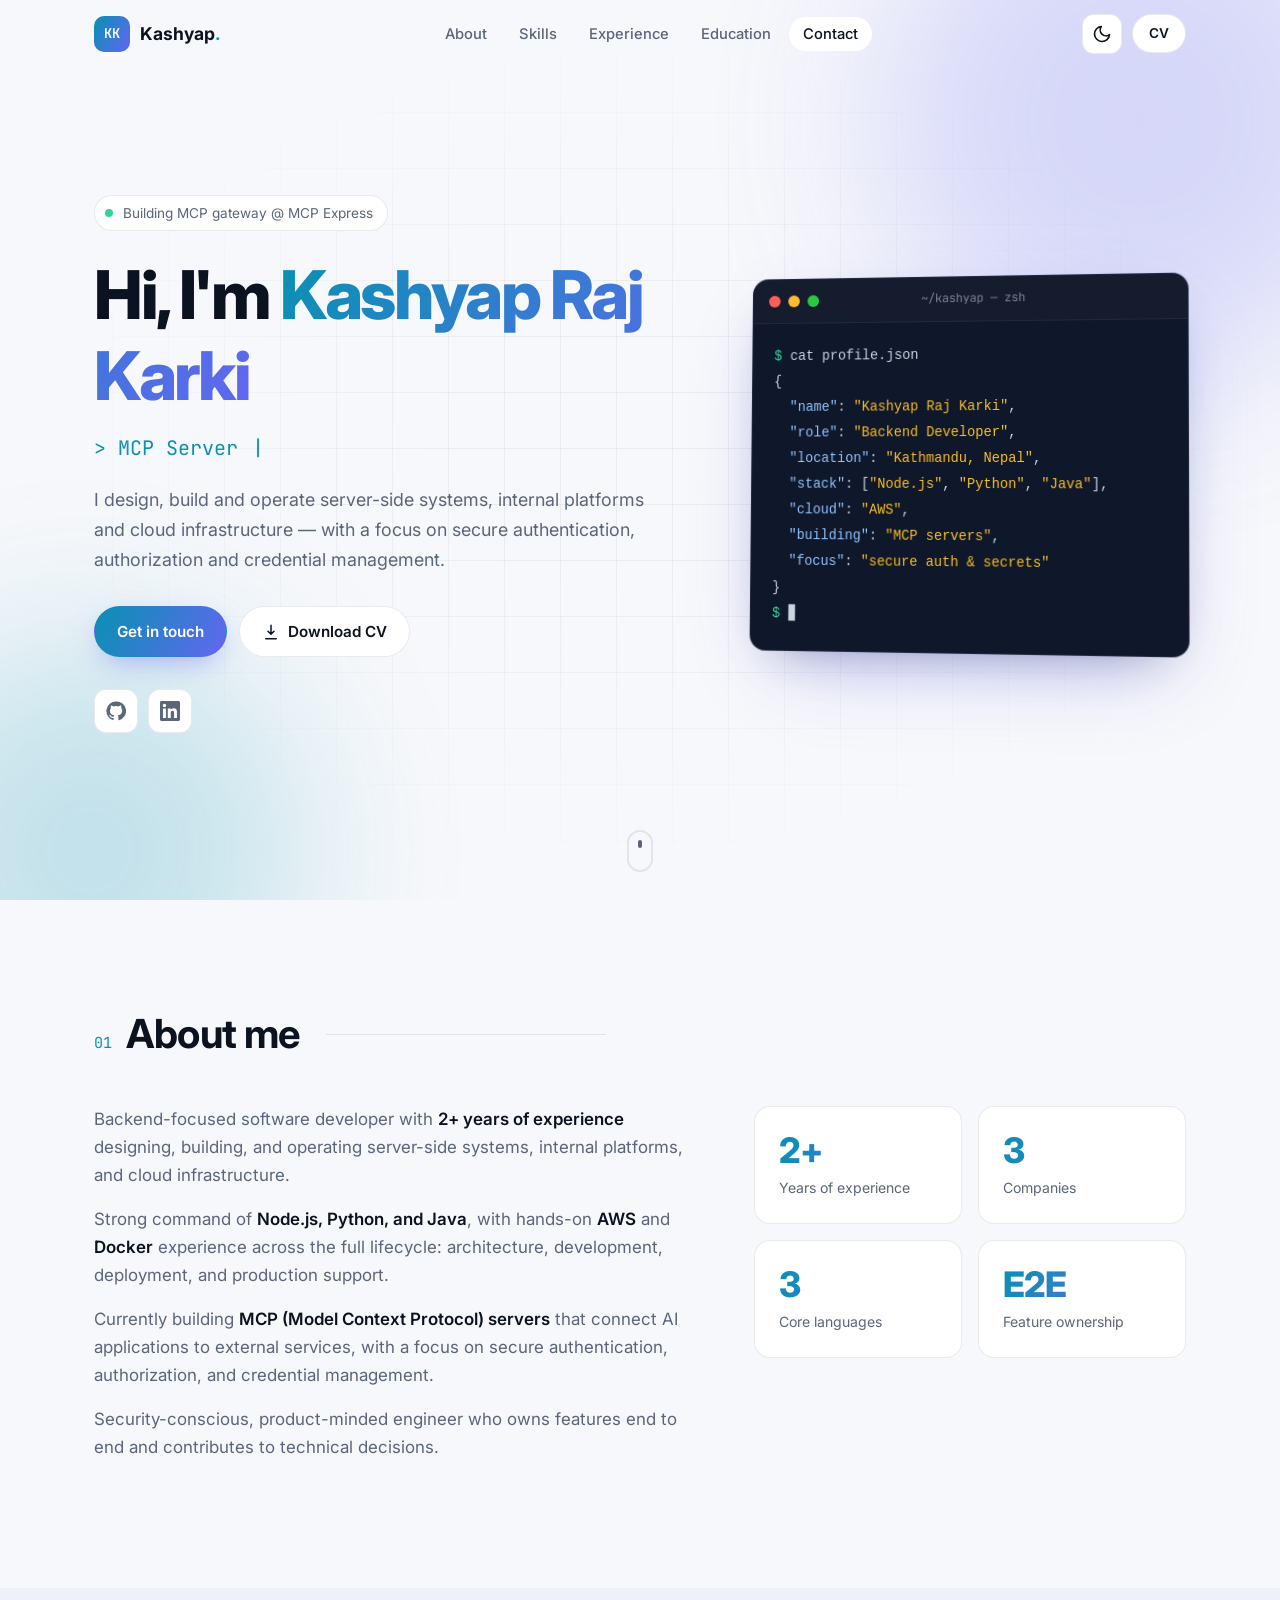
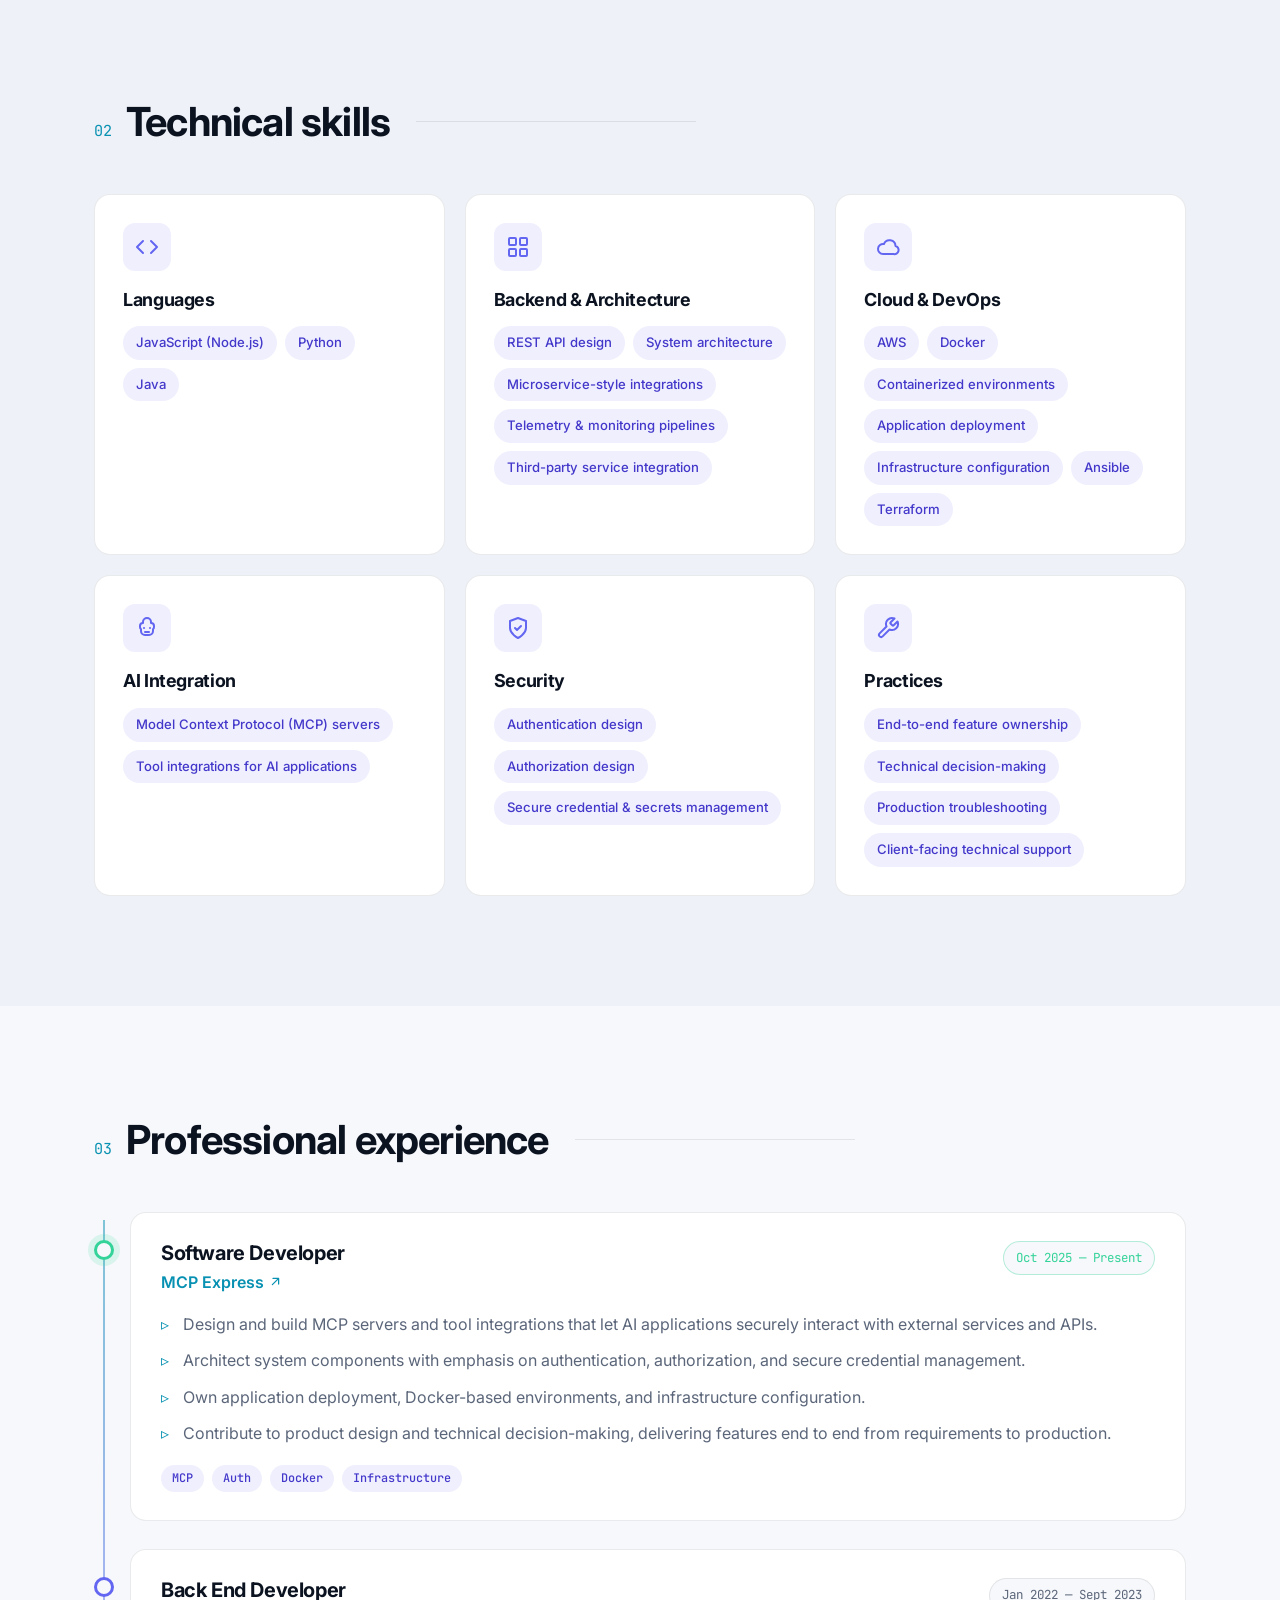
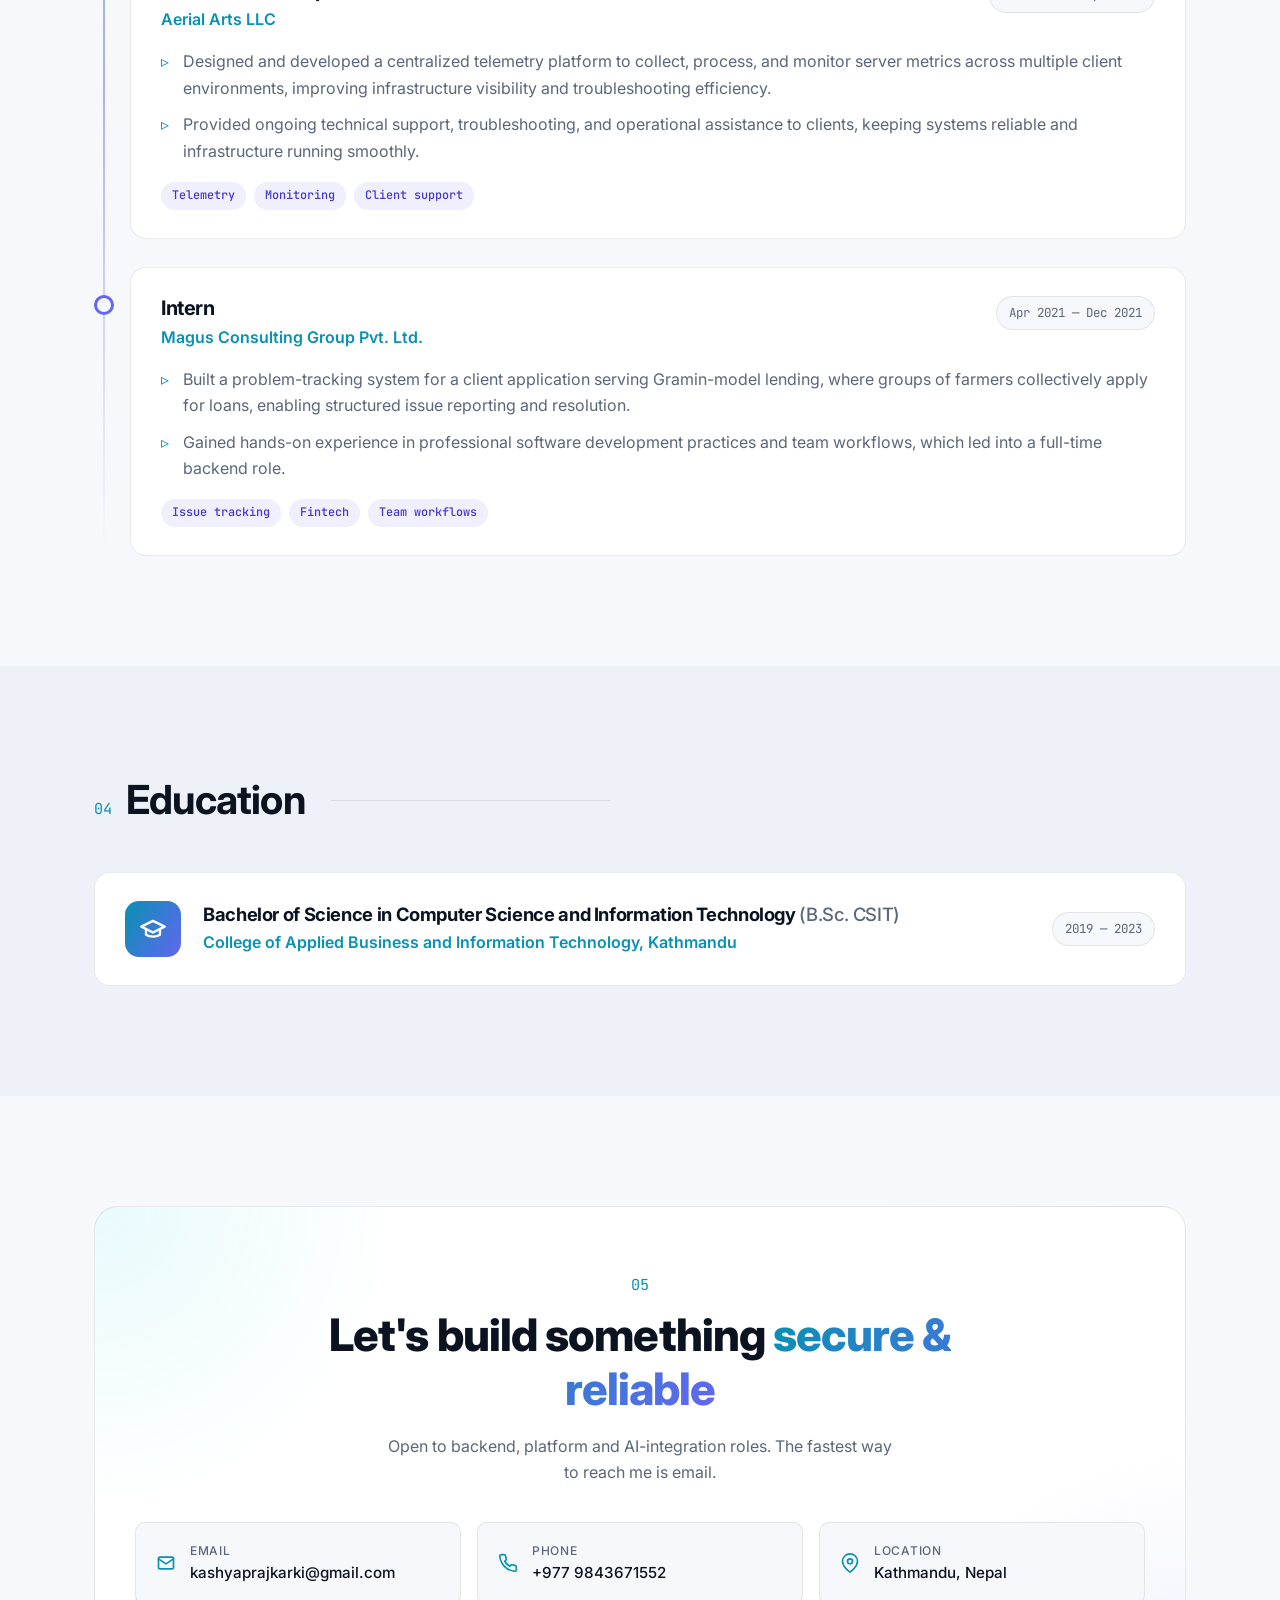
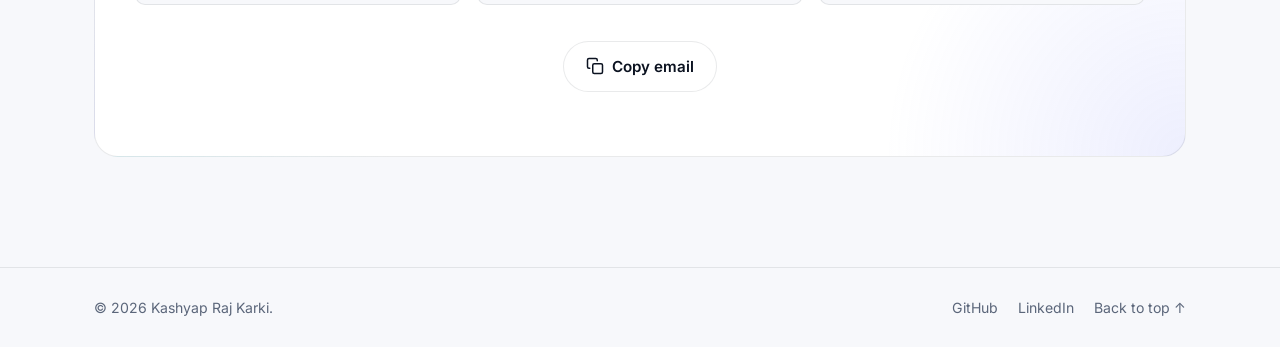
<file: index.html>
<!doctype html>
<html lang="en" data-theme="dark">
    <head>
        <meta charset="UTF-8" />
        <meta name="viewport" content="width=device-width, initial-scale=1.0" />
        <title>Kashyap Raj Karki — Backend Software Developer</title>
        <meta
            name="description"
            content="Kashyap Raj Karki — Backend software developer in Kathmandu, Nepal. Node.js, Python, Java, AWS, Docker, and MCP (Model Context Protocol) servers."
        />
        <meta name="author" content="Kashyap Raj Karki" />
        <meta
            property="og:title"
            content="Kashyap Raj Karki — Backend Software Developer"
        />
        <meta
            property="og:description"
            content="Backend-focused developer building MCP servers, secure APIs and cloud infrastructure."
        />
        <meta property="og:type" content="website" />
        <meta property="og:url" content="https://kashyaprajkarki.com.np/" />
        <meta name="theme-color" content="#0b0f17" />
        <link rel="icon" href="assets/favicon.svg" type="image/svg+xml" />
        <link rel="preconnect" href="https://fonts.googleapis.com" />
        <link rel="preconnect" href="https://fonts.gstatic.com" crossorigin />
        <link
            href="https://fonts.googleapis.com/css2?family=Inter:wght@400;500;600;700;800&family=JetBrains+Mono:wght@400;500&display=swap"
            rel="stylesheet"
        />
        <link rel="stylesheet" href="assets/css/style.css" />
        <script>
            // Apply saved theme before paint to avoid a flash
            (function () {
                try {
                    var t = localStorage.getItem("theme");
                    if (!t)
                        t = window.matchMedia("(prefers-color-scheme: light)")
                            .matches
                            ? "light"
                            : "dark";
                    document.documentElement.setAttribute("data-theme", t);
                } catch (e) {}
            })();
        </script>
    </head>
    <body>
        <a class="skip-link" href="#main">Skip to content</a>

        <!-- ========== Header / Nav ========== -->
        <header class="site-header" id="top">
            <nav class="nav container" aria-label="Primary">
                <a href="#top" class="logo" aria-label="Home">
                    <span class="logo-mark">KK</span>
                    <span class="logo-text"
                        >Kashyap<span class="accent">.</span></span
                    >
                </a>

                <ul class="nav-links" id="nav-links">
                    <li><a href="#about">About</a></li>
                    <li><a href="#skills">Skills</a></li>
                    <li><a href="#experience">Experience</a></li>
                    <li><a href="#education">Education</a></li>
                    <li><a href="#contact">Contact</a></li>
                    <li class="nav-cta-mobile">
                        <a
                            href="assets/Kashyap_Raj_Karki_CV.pdf"
                            class="btn btn-primary"
                            download
                            >Download CV</a
                        >
                    </li>
                </ul>

                <div class="nav-actions">
                    <button
                        class="icon-btn"
                        id="theme-toggle"
                        aria-label="Toggle colour theme"
                    >
                        <svg
                            class="icon-sun"
                            viewBox="0 0 24 24"
                            aria-hidden="true"
                        >
                            <circle cx="12" cy="12" r="4" />
                            <path
                                d="M12 2v2M12 20v2M4.93 4.93l1.41 1.41M17.66 17.66l1.41 1.41M2 12h2M20 12h2M4.93 19.07l1.41-1.41M17.66 6.34l1.41-1.41"
                            />
                        </svg>
                        <svg
                            class="icon-moon"
                            viewBox="0 0 24 24"
                            aria-hidden="true"
                        >
                            <path
                                d="M21 12.79A9 9 0 1 1 11.21 3 7 7 0 0 0 21 12.79z"
                            />
                        </svg>
                    </button>
                    <a
                        href="assets/Kashyap_Raj_Karki_CV.pdf"
                        class="btn btn-outline btn-sm nav-cv"
                        download
                        >CV</a
                    >
                    <button
                        class="icon-btn menu-toggle"
                        id="menu-toggle"
                        aria-label="Open menu"
                        aria-expanded="false"
                        aria-controls="nav-links"
                    >
                        <span></span><span></span><span></span>
                    </button>
                </div>
            </nav>
        </header>

        <main id="main">
            <!-- ========== Hero ========== -->
            <section class="hero">
                <div class="hero-bg" aria-hidden="true">
                    <div class="blob blob-1"></div>
                    <div class="blob blob-2"></div>
                    <div class="grid-overlay"></div>
                </div>

                <div class="container hero-inner">
                    <div class="hero-copy">
                        <p class="eyebrow reveal">
                            <span class="status-dot"></span> Building MCP
                            gateway @ MCP Express
                        </p>
                        <h1 class="hero-title reveal">
                            Hi, I'm
                            <span class="gradient-text">Kashyap Raj Karki</span>
                        </h1>
                        <p class="hero-role reveal">
                            <span class="mono">&gt;</span>
                            <span id="typed">Backend Software Developer</span
                            ><span class="caret" aria-hidden="true">|</span>
                        </p>
                        <p class="hero-sub reveal">
                            I design, build and operate server-side systems,
                            internal platforms and cloud infrastructure — with a
                            focus on secure authentication, authorization and
                            credential management.
                        </p>
                        <div class="hero-ctas reveal">
                            <a href="#contact" class="btn btn-primary"
                                >Get in touch</a
                            >
                            <a
                                href="assets/Kashyap_Raj_Karki_CV.pdf"
                                class="btn btn-outline"
                                download
                            >
                                <svg viewBox="0 0 24 24" aria-hidden="true">
                                    <path
                                        d="M12 3v12m0 0-4-4m4 4 4-4M5 21h14"
                                    />
                                </svg>
                                Download CV
                            </a>
                        </div>
                        <ul
                            class="hero-social reveal"
                            aria-label="Social links"
                        >
                            <li>
                                <a
                                    href="https://github.com/ksyp0"
                                    target="_blank"
                                    rel="noopener"
                                    aria-label="GitHub"
                                >
                                    <svg
                                        viewBox="0 0 24 24"
                                        aria-hidden="true"
                                        class="fill"
                                    >
                                        <path
                                            d="M12 .5a11.5 11.5 0 0 0-3.64 22.41c.58.1.79-.25.79-.56v-2c-3.2.7-3.88-1.37-3.88-1.37-.52-1.33-1.28-1.69-1.28-1.69-1.05-.72.08-.7.08-.7 1.16.08 1.77 1.19 1.77 1.19 1.03 1.77 2.7 1.26 3.36.96.1-.75.4-1.26.73-1.55-2.55-.29-5.24-1.28-5.24-5.69 0-1.26.45-2.29 1.19-3.1-.12-.29-.52-1.46.11-3.05 0 0 .97-.31 3.17 1.18a11 11 0 0 1 5.77 0c2.2-1.49 3.17-1.18 3.17-1.18.63 1.59.23 2.76.11 3.05.74.81 1.19 1.84 1.19 3.1 0 4.42-2.7 5.39-5.26 5.68.41.36.78 1.06.78 2.14v3.17c0 .31.21.67.8.56A11.5 11.5 0 0 0 12 .5z"
                                        />
                                    </svg>
                                </a>
                            </li>
                            <li>
                                <a
                                    href="https://www.linkedin.com/in/kashyapkarki/"
                                    target="_blank"
                                    rel="noopener"
                                    aria-label="LinkedIn"
                                >
                                    <svg
                                        viewBox="0 0 24 24"
                                        aria-hidden="true"
                                        class="fill"
                                    >
                                        <path
                                            d="M20.45 20.45h-3.56v-5.57c0-1.33-.02-3.04-1.85-3.04-1.85 0-2.14 1.45-2.14 2.94v5.67H9.35V9h3.41v1.56h.05c.48-.9 1.64-1.85 3.37-1.85 3.6 0 4.27 2.37 4.27 5.46v6.28zM5.34 7.43a2.06 2.06 0 1 1 0-4.13 2.06 2.06 0 0 1 0 4.13zM7.12 20.45H3.56V9h3.56v11.45zM22.22 0H1.77C.79 0 0 .77 0 1.73v20.54C0 23.23.79 24 1.77 24h20.45c.98 0 1.78-.77 1.78-1.73V1.73C24 .77 23.2 0 22.22 0z"
                                        />
                                    </svg>
                                </a>
                            </li>
                        </ul>
                    </div>

                    <!-- Terminal card -->
                    <div class="hero-visual reveal" aria-hidden="true">
                        <div class="terminal">
                            <div class="terminal-bar">
                                <span class="dot red"></span
                                ><span class="dot yellow"></span
                                ><span class="dot green"></span>
                                <span class="terminal-title"
                                    >~/kashyap — zsh</span
                                >
                            </div>
                            <pre
                                class="terminal-body"
                            ><code><span class="t-prompt">$</span> cat profile.json
{
  <span class="t-key">"name"</span>: <span class="t-str">"Kashyap Raj Karki"</span>,
  <span class="t-key">"role"</span>: <span class="t-str">"Backend Developer"</span>,
  <span class="t-key">"location"</span>: <span class="t-str">"Kathmandu, Nepal"</span>,
  <span class="t-key">"stack"</span>: [<span class="t-str">"Node.js"</span>, <span class="t-str">"Python"</span>, <span class="t-str">"Java"</span>],
  <span class="t-key">"cloud"</span>: <span class="t-str">"AWS"</span>,
  <span class="t-key">"building"</span>: <span class="t-str">"MCP servers"</span>,
  <span class="t-key">"focus"</span>: <span class="t-str">"secure auth &amp; secrets"</span>
}
<span class="t-prompt">$</span> <span class="t-cursor">▋</span></code></pre>
                        </div>
                    </div>
                </div>

                <a
                    href="#about"
                    class="scroll-hint"
                    aria-label="Scroll to About"
                >
                    <span></span>
                </a>
            </section>

            <!-- ========== About ========== -->
            <section class="section" id="about">
                <div class="container">
                    <div class="section-head reveal">
                        <span class="section-num">01</span>
                        <h2>About me</h2>
                    </div>

                    <div class="about-grid">
                        <div class="about-text reveal">
                            <p>
                                Backend-focused software developer with
                                <strong>2+ years of experience</strong>
                                designing, building, and operating server-side
                                systems, internal platforms, and cloud
                                infrastructure.
                            </p>
                            <p>
                                Strong command of
                                <strong>Node.js, Python, and Java</strong>, with
                                hands-on <strong>AWS</strong> and
                                <strong>Docker</strong> experience across the
                                full lifecycle: architecture, development,
                                deployment, and production support.
                            </p>
                            <p>
                                Currently building
                                <strong
                                    >MCP (Model Context Protocol)
                                    servers</strong
                                >
                                that connect AI applications to external
                                services, with a focus on secure authentication,
                                authorization, and credential management.
                            </p>
                            <p>
                                Security-conscious, product-minded engineer who
                                owns features end to end and contributes to
                                technical decisions.
                            </p>
                        </div>

                        <div class="stats reveal">
                            <div class="stat">
                                <span
                                    class="stat-num"
                                    data-count="2"
                                    data-suffix="+"
                                    >2+</span
                                >
                                <span class="stat-label"
                                    >Years of experience</span
                                >
                            </div>
                            <div class="stat">
                                <span class="stat-num" data-count="3">3</span>
                                <span class="stat-label">Companies</span>
                            </div>
                            <div class="stat">
                                <span class="stat-num" data-count="3">3</span>
                                <span class="stat-label">Core languages</span>
                            </div>
                            <div class="stat">
                                <span class="stat-num">E2E</span>
                                <span class="stat-label"
                                    >Feature ownership</span
                                >
                            </div>
                        </div>
                    </div>
                </div>
            </section>

            <!-- ========== Skills ========== -->
            <section class="section section-alt" id="skills">
                <div class="container">
                    <div class="section-head reveal">
                        <span class="section-num">02</span>
                        <h2>Technical skills</h2>
                    </div>

                    <div class="skills-grid">
                        <article class="skill-card reveal">
                            <div class="skill-icon">
                                <svg viewBox="0 0 24 24" aria-hidden="true">
                                    <path d="m16 18 6-6-6-6M8 6l-6 6 6 6" />
                                </svg>
                            </div>
                            <h3>Languages</h3>
                            <ul class="tags">
                                <li>JavaScript (Node.js)</li>
                                <li>Python</li>
                                <li>Java</li>
                            </ul>
                        </article>

                        <article class="skill-card reveal">
                            <div class="skill-icon">
                                <svg viewBox="0 0 24 24" aria-hidden="true">
                                    <rect
                                        x="3"
                                        y="3"
                                        width="7"
                                        height="7"
                                        rx="1"
                                    />
                                    <rect
                                        x="14"
                                        y="3"
                                        width="7"
                                        height="7"
                                        rx="1"
                                    />
                                    <rect
                                        x="3"
                                        y="14"
                                        width="7"
                                        height="7"
                                        rx="1"
                                    />
                                    <rect
                                        x="14"
                                        y="14"
                                        width="7"
                                        height="7"
                                        rx="1"
                                    />
                                </svg>
                            </div>
                            <h3>Backend &amp; Architecture</h3>
                            <ul class="tags">
                                <li>REST API design</li>
                                <li>System architecture</li>
                                <li>Microservice-style integrations</li>
                                <li>Telemetry &amp; monitoring pipelines</li>
                                <li>Third-party service integration</li>
                            </ul>
                        </article>

                        <article class="skill-card reveal">
                            <div class="skill-icon">
                                <svg viewBox="0 0 24 24" aria-hidden="true">
                                    <path
                                        d="M17.5 19H7a5 5 0 1 1 .9-9.92A6 6 0 0 1 19.5 11a4 4 0 0 1-2 8z"
                                    />
                                </svg>
                            </div>
                            <h3>Cloud &amp; DevOps</h3>
                            <ul class="tags">
                                <li>AWS</li>
                                <li>Docker</li>
                                <li>Containerized environments</li>
                                <li>Application deployment</li>
                                <li>Infrastructure configuration</li>
                                <li>Ansible</li>
                                <li>Terraform</li>
                            </ul>
                        </article>

                        <article class="skill-card reveal">
                            <div class="skill-icon">
                                <svg viewBox="0 0 24 24" aria-hidden="true">
                                    <path
                                        d="M12 2a4 4 0 0 1 4 4v1a3 3 0 0 1 3 3v1a3 3 0 0 1-1 2.24V15a4 4 0 0 1-4 4h-4a4 4 0 0 1-4-4v-1.76A3 3 0 0 1 5 11v-1a3 3 0 0 1 3-3V6a4 4 0 0 1 4-4z"
                                    />
                                    <path d="M9 12h.01M15 12h.01M10 16h4" />
                                </svg>
                            </div>
                            <h3>AI Integration</h3>
                            <ul class="tags">
                                <li>Model Context Protocol (MCP) servers</li>
                                <li>Tool integrations for AI applications</li>
                            </ul>
                        </article>

                        <article class="skill-card reveal">
                            <div class="skill-icon">
                                <svg viewBox="0 0 24 24" aria-hidden="true">
                                    <path
                                        d="M12 22s8-4 8-10V5l-8-3-8 3v7c0 6 8 10 8 10z"
                                    />
                                    <path d="m9 12 2 2 4-4" />
                                </svg>
                            </div>
                            <h3>Security</h3>
                            <ul class="tags">
                                <li>Authentication design</li>
                                <li>Authorization design</li>
                                <li>
                                    Secure credential &amp; secrets management
                                </li>
                            </ul>
                        </article>

                        <article class="skill-card reveal">
                            <div class="skill-icon">
                                <svg viewBox="0 0 24 24" aria-hidden="true">
                                    <path
                                        d="M14.7 6.3a1 1 0 0 0 0 1.4l1.6 1.6a1 1 0 0 0 1.4 0l3.77-3.77a6 6 0 0 1-7.94 7.94l-6.91 6.91a2.12 2.12 0 0 1-3-3l6.91-6.91a6 6 0 0 1 7.94-7.94l-3.76 3.76z"
                                    />
                                </svg>
                            </div>
                            <h3>Practices</h3>
                            <ul class="tags">
                                <li>End-to-end feature ownership</li>
                                <li>Technical decision-making</li>
                                <li>Production troubleshooting</li>
                                <li>Client-facing technical support</li>
                            </ul>
                        </article>
                    </div>
                </div>
            </section>

            <!-- ========== Experience ========== -->
            <section class="section" id="experience">
                <div class="container">
                    <div class="section-head reveal">
                        <span class="section-num">03</span>
                        <h2>Professional experience</h2>
                    </div>

                    <ol class="timeline">
                        <li class="timeline-item reveal">
                            <div class="timeline-marker current"></div>
                            <div class="timeline-card">
                                <div class="timeline-top">
                                    <div>
                                        <h3>Software Developer</h3>
                                        <p class="company">
                                            <a
                                                href="https://www.mcp-express.com/"
                                                target="_blank"
                                                rel="noopener"
                                                >MCP Express
                                                <svg
                                                    viewBox="0 0 24 24"
                                                    aria-hidden="true"
                                                    class="ext"
                                                >
                                                    <path
                                                        d="M7 17 17 7M8 7h9v9"
                                                    />
                                                </svg>
                                            </a>
                                        </p>
                                    </div>
                                    <span class="date-pill current-pill"
                                        >Oct 2025 — Present</span
                                    >
                                </div>
                                <ul class="bullets">
                                    <li>
                                        Design and build MCP servers and tool
                                        integrations that let AI applications
                                        securely interact with external services
                                        and APIs.
                                    </li>
                                    <li>
                                        Architect system components with
                                        emphasis on authentication,
                                        authorization, and secure credential
                                        management.
                                    </li>
                                    <li>
                                        Own application deployment, Docker-based
                                        environments, and infrastructure
                                        configuration.
                                    </li>
                                    <li>
                                        Contribute to product design and
                                        technical decision-making, delivering
                                        features end to end from requirements to
                                        production.
                                    </li>
                                </ul>
                                <ul class="tags tags-sm">
                                    <li>MCP</li>
                                    <li>Auth</li>
                                    <li>Docker</li>
                                    <li>Infrastructure</li>
                                </ul>
                            </div>
                        </li>

                        <li class="timeline-item reveal">
                            <div class="timeline-marker"></div>
                            <div class="timeline-card">
                                <div class="timeline-top">
                                    <div>
                                        <h3>Back End Developer</h3>
                                        <p class="company">Aerial Arts LLC</p>
                                    </div>
                                    <span class="date-pill"
                                        >Jan 2022 — Sept 2023</span
                                    >
                                </div>
                                <ul class="bullets">
                                    <li>
                                        Designed and developed a centralized
                                        telemetry platform to collect, process,
                                        and monitor server metrics across
                                        multiple client environments, improving
                                        infrastructure visibility and
                                        troubleshooting efficiency.
                                    </li>
                                    <li>
                                        Provided ongoing technical support,
                                        troubleshooting, and operational
                                        assistance to clients, keeping systems
                                        reliable and infrastructure running
                                        smoothly.
                                    </li>
                                </ul>
                                <ul class="tags tags-sm">
                                    <li>Telemetry</li>
                                    <li>Monitoring</li>
                                    <li>Client support</li>
                                </ul>
                            </div>
                        </li>

                        <li class="timeline-item reveal">
                            <div class="timeline-marker"></div>
                            <div class="timeline-card">
                                <div class="timeline-top">
                                    <div>
                                        <h3>Intern</h3>
                                        <p class="company">
                                            Magus Consulting Group Pvt. Ltd.
                                        </p>
                                    </div>
                                    <span class="date-pill"
                                        >Apr 2021 — Dec 2021</span
                                    >
                                </div>
                                <ul class="bullets">
                                    <li>
                                        Built a problem-tracking system for a
                                        client application serving Gramin-model
                                        lending, where groups of farmers
                                        collectively apply for loans, enabling
                                        structured issue reporting and
                                        resolution.
                                    </li>
                                    <li>
                                        Gained hands-on experience in
                                        professional software development
                                        practices and team workflows, which led
                                        into a full-time backend role.
                                    </li>
                                </ul>
                                <ul class="tags tags-sm">
                                    <li>Issue tracking</li>
                                    <li>Fintech</li>
                                    <li>Team workflows</li>
                                </ul>
                            </div>
                        </li>
                    </ol>
                </div>
            </section>

            <!-- ========== Education ========== -->
            <section class="section section-alt" id="education">
                <div class="container">
                    <div class="section-head reveal">
                        <span class="section-num">04</span>
                        <h2>Education</h2>
                    </div>

                    <article class="edu-card reveal">
                        <div class="edu-icon">
                            <svg viewBox="0 0 24 24" aria-hidden="true">
                                <path d="M22 10 12 5 2 10l10 5 10-5z" />
                                <path d="M6 12v5c3 2 9 2 12 0v-5" />
                            </svg>
                        </div>
                        <div class="edu-body">
                            <h3>
                                Bachelor of Science in Computer Science and
                                Information Technology
                                <span class="muted">(B.Sc. CSIT)</span>
                            </h3>
                            <p class="company">
                                College of Applied Business and Information
                                Technology, Kathmandu
                            </p>
                        </div>
                        <span class="date-pill">2019 — 2023</span>
                    </article>
                </div>
            </section>

            <!-- ========== Contact ========== -->
            <section class="section" id="contact">
                <div class="container">
                    <div class="contact-card reveal">
                        <span class="section-num">05</span>
                        <h2>
                            Let's build something
                            <span class="gradient-text"
                                >secure &amp; reliable</span
                            >
                        </h2>
                        <p class="contact-sub">
                            Open to backend, platform and AI-integration roles.
                            The fastest way to reach me is email.
                        </p>

                        <div class="contact-grid">
                            <a
                                class="contact-item"
                                href="mailto:kashyaprajkarki@gmail.com"
                            >
                                <svg viewBox="0 0 24 24" aria-hidden="true">
                                    <rect
                                        x="3"
                                        y="5"
                                        width="18"
                                        height="14"
                                        rx="2"
                                    />
                                    <path d="m3 7 9 6 9-6" />
                                </svg>
                                <span>
                                    <small>Email</small>
                                    kashyaprajkarki@gmail.com
                                </span>
                            </a>
                            <a class="contact-item" href="tel:+9779843671552">
                                <svg viewBox="0 0 24 24" aria-hidden="true">
                                    <path
                                        d="M22 16.92v3a2 2 0 0 1-2.18 2 19.8 19.8 0 0 1-8.63-3.07 19.5 19.5 0 0 1-6-6A19.8 19.8 0 0 1 2.12 4.18 2 2 0 0 1 4.11 2h3a2 2 0 0 1 2 1.72c.13.96.36 1.9.7 2.81a2 2 0 0 1-.45 2.11L8.09 9.91a16 16 0 0 0 6 6l1.27-1.27a2 2 0 0 1 2.11-.45c.91.34 1.85.57 2.81.7A2 2 0 0 1 22 16.92z"
                                    />
                                </svg>
                                <span>
                                    <small>Phone</small>
                                    +977 9843671552
                                </span>
                            </a>
                            <div class="contact-item">
                                <svg viewBox="0 0 24 24" aria-hidden="true">
                                    <path
                                        d="M21 10c0 7-9 13-9 13s-9-6-9-13a9 9 0 0 1 18 0z"
                                    />
                                    <circle cx="12" cy="10" r="3" />
                                </svg>
                                <span>
                                    <small>Location</small>
                                    Kathmandu, Nepal
                                </span>
                            </div>
                        </div>

                        <div class="hero-ctas center">
                            <button
                                class="btn btn-outline"
                                id="copy-email"
                                type="button"
                                data-email="kashyaprajkarki@gmail.com"
                            >
                                <svg viewBox="0 0 24 24" aria-hidden="true">
                                    <rect
                                        x="9"
                                        y="9"
                                        width="13"
                                        height="13"
                                        rx="2"
                                    />
                                    <path
                                        d="M5 15H4a2 2 0 0 1-2-2V4a2 2 0 0 1 2-2h9a2 2 0 0 1 2 2v1"
                                    />
                                </svg>
                                <span>Copy email</span>
                            </button>
                        </div>
                    </div>
                </div>
            </section>
        </main>

        <footer class="site-footer">
            <div class="container footer-inner">
                <p>© <span id="year">2026</span> Kashyap Raj Karki.</p>
                <ul class="footer-links">
                    <li>
                        <a
                            href="https://github.com/ksyp0"
                            target="_blank"
                            rel="noopener"
                            >GitHub</a
                        >
                    </li>
                    <li>
                        <a
                            href="https://www.linkedin.com/in/kashyapkarki/"
                            target="_blank"
                            rel="noopener"
                            >LinkedIn</a
                        >
                    </li>
                    <li><a href="#top">Back to top ↑</a></li>
                </ul>
            </div>
        </footer>

        <div class="toast" id="toast" role="status" aria-live="polite"></div>

        <script src="assets/js/main.js" defer></script>
    </body>
</html>
</file>
<file: assets/css/style.css>
/* =========================================================
   Kashyap Raj Karki — Portfolio
   ========================================================= */

:root {
  --font-sans: "Inter", system-ui, -apple-system, "Segoe UI", Roboto, sans-serif;
  --font-mono: "JetBrains Mono", ui-monospace, SFMono-Regular, Menlo, monospace;

  --radius: 16px;
  --radius-sm: 10px;
  --maxw: 1140px;
  --header-h: 68px;
  --ease: cubic-bezier(.2, .7, .2, 1);

  --accent-1: #22d3ee;  /* cyan */
  --accent-2: #818cf8;  /* indigo */
  --accent-3: #34d399;  /* green */
  --gradient: linear-gradient(120deg, var(--accent-1), var(--accent-2));
}

/* Dark (default) */
[data-theme="dark"] {
  --bg: #0b0f17;
  --bg-alt: #0f1521;
  --surface: rgba(255, 255, 255, .035);
  --surface-hover: rgba(255, 255, 255, .06);
  --border: rgba(255, 255, 255, .09);
  --text: #e6eaf2;
  --text-muted: #97a1b3;
  --heading: #ffffff;
  --header-bg: rgba(11, 15, 23, .72);
  --shadow: 0 20px 50px -20px rgba(0, 0, 0, .6);
  --terminal-bg: #0d1220;
  --tag-bg: rgba(129, 140, 248, .12);
  --tag-text: #c7cdfb;
}

/* Light */
[data-theme="light"] {
  --bg: #f7f8fb;
  --bg-alt: #eef1f7;
  --surface: #ffffff;
  --surface-hover: #ffffff;
  --border: rgba(15, 23, 42, .09);
  --text: #2a3346;
  --text-muted: #5b667a;
  --heading: #0b1220;
  --header-bg: rgba(247, 248, 251, .8);
  --shadow: 0 20px 45px -25px rgba(30, 41, 59, .35);
  --terminal-bg: #0f172a;
  --tag-bg: rgba(99, 102, 241, .1);
  --tag-text: #4338ca;
  --accent-1: #0891b2;
  --accent-2: #6366f1;
}

/* ---------- Base ---------- */
*, *::before, *::after { box-sizing: border-box; }
html { scroll-behavior: smooth; scroll-padding-top: calc(var(--header-h) + 12px); -webkit-text-size-adjust: 100%; }
body {
  margin: 0;
  font-family: var(--font-sans);
  font-size: 1rem;
  line-height: 1.65;
  color: var(--text);
  background: var(--bg);
  -webkit-font-smoothing: antialiased;
  overflow-x: hidden;
  transition: background-color .3s var(--ease), color .3s var(--ease);
}
img, svg { display: block; max-width: 100%; }
a { color: inherit; text-decoration: none; }
ul, ol { margin: 0; padding: 0; list-style: none; }
h1, h2, h3 { color: var(--heading); line-height: 1.2; margin: 0; letter-spacing: -.02em; }
p { margin: 0 0 1rem; }
strong { color: var(--heading); font-weight: 600; }
button { font: inherit; cursor: pointer; }
::selection { background: var(--accent-2); color: #fff; }

svg { width: 20px; height: 20px; fill: none; stroke: currentColor; stroke-width: 2; stroke-linecap: round; stroke-linejoin: round; }
svg.fill { fill: currentColor; stroke: none; }

.container { width: 100%; max-width: var(--maxw); margin: 0 auto; padding: 0 24px; }
.mono { font-family: var(--font-mono); }
.muted { color: var(--text-muted); font-weight: 500; }
.accent { color: var(--accent-1); }
.gradient-text {
  background: var(--gradient);
  -webkit-background-clip: text; background-clip: text;
  color: transparent;
}

.skip-link {
  position: absolute; left: -999px; top: 8px; z-index: 100;
  background: var(--accent-2); color: #fff; padding: 8px 14px; border-radius: 8px;
}
.skip-link:focus { left: 8px; }
:focus-visible { outline: 2px solid var(--accent-1); outline-offset: 3px; border-radius: 6px; }

/* ---------- Buttons ---------- */
.btn {
  display: inline-flex; align-items: center; justify-content: center; gap: 8px;
  padding: 12px 22px; border-radius: 999px; font-weight: 600; font-size: .95rem;
  border: 1px solid transparent; transition: transform .2s var(--ease), box-shadow .2s var(--ease), background .2s, border-color .2s;
  white-space: nowrap;
}
.btn svg { width: 18px; height: 18px; }
.btn-primary { background: var(--gradient); color: #fff; box-shadow: 0 10px 30px -10px rgba(99, 102, 241, .6); }
.btn-primary:hover { transform: translateY(-2px); box-shadow: 0 16px 36px -12px rgba(99, 102, 241, .75); }
.btn-outline { background: var(--surface); border-color: var(--border); color: var(--heading); }
.btn-outline:hover { border-color: var(--accent-2); transform: translateY(-2px); }
.btn-sm { padding: 7px 16px; font-size: .85rem; }

.icon-btn {
  display: inline-grid; place-items: center; width: 40px; height: 40px;
  border-radius: 12px; border: 1px solid var(--border); background: var(--surface); color: var(--heading);
  transition: border-color .2s, background .2s;
}
.icon-btn:hover { border-color: var(--accent-2); }

/* ---------- Header ---------- */
.site-header {
  position: fixed; inset: 0 0 auto 0; z-index: 50; height: var(--header-h);
  background: transparent; border-bottom: 1px solid transparent;
  transition: background .3s, border-color .3s, backdrop-filter .3s;
}
.site-header.scrolled {
  background: var(--header-bg); border-color: var(--border);
  backdrop-filter: saturate(160%) blur(14px); -webkit-backdrop-filter: saturate(160%) blur(14px);
}
.nav { height: 100%; display: flex; align-items: center; justify-content: space-between; gap: 16px; }
.logo { display: flex; align-items: center; gap: 10px; font-weight: 700; color: var(--heading); font-size: 1.1rem; }
.logo-mark {
  display: grid; place-items: center; width: 36px; height: 36px; border-radius: 10px;
  background: var(--gradient); color: #fff; font-family: var(--font-mono); font-size: .85rem; font-weight: 600;
}
.nav-links { display: flex; align-items: center; gap: 4px; }
.nav-links a {
  position: relative; padding: 8px 14px; border-radius: 999px; font-size: .92rem; font-weight: 500; color: var(--text-muted);
  transition: color .2s, background .2s;
}
.nav-links a:hover, .nav-links a.active { color: var(--heading); background: var(--surface-hover); }
.nav-cta-mobile { display: none; }
.nav-actions { display: flex; align-items: center; gap: 10px; }

/* theme icons */
[data-theme="dark"] .icon-sun { display: block; }
[data-theme="dark"] .icon-moon { display: none; }
[data-theme="light"] .icon-sun { display: none; }
[data-theme="light"] .icon-moon { display: block; }

.menu-toggle { display: none; flex-direction: column; gap: 4px; }
.menu-toggle span { display: block; width: 18px; height: 2px; border-radius: 2px; background: currentColor; transition: transform .3s var(--ease), opacity .2s; }
.menu-toggle[aria-expanded="true"] span:nth-child(1) { transform: translateY(6px) rotate(45deg); }
.menu-toggle[aria-expanded="true"] span:nth-child(2) { opacity: 0; }
.menu-toggle[aria-expanded="true"] span:nth-child(3) { transform: translateY(-6px) rotate(-45deg); }

/* ---------- Hero ---------- */
.hero {
  position: relative; min-height: 100vh; min-height: 100svh;
  display: flex; align-items: center; padding: calc(var(--header-h) + 40px) 0 80px; overflow: hidden;
}
.hero-bg { position: absolute; inset: 0; z-index: -1; pointer-events: none; }
.blob { position: absolute; border-radius: 50%; filter: blur(90px); opacity: .45; animation: float 18s ease-in-out infinite; }
.blob-1 { width: 520px; height: 520px; background: var(--accent-2); top: -140px; right: -120px; }
.blob-2 { width: 420px; height: 420px; background: var(--accent-1); bottom: -160px; left: -120px; animation-delay: -9s; opacity: .3; }
[data-theme="light"] .blob { opacity: .22; }
.grid-overlay {
  position: absolute; inset: 0;
  background-image:
    linear-gradient(var(--border) 1px, transparent 1px),
    linear-gradient(90deg, var(--border) 1px, transparent 1px);
  background-size: 56px 56px;
  mask-image: radial-gradient(ellipse at center, #000 20%, transparent 70%);
  -webkit-mask-image: radial-gradient(ellipse at center, #000 20%, transparent 70%);
  opacity: .6;
}
@keyframes float {
  0%, 100% { transform: translate(0, 0) scale(1); }
  50% { transform: translate(-40px, 30px) scale(1.08); }
}

.hero-inner { display: grid; grid-template-columns: 1.15fr .85fr; gap: 56px; align-items: center; }
.eyebrow {
  display: inline-flex; align-items: center; gap: 10px;
  padding: 6px 14px 6px 10px; border-radius: 999px; border: 1px solid var(--border); background: var(--surface);
  font-size: .85rem; color: var(--text-muted); margin-bottom: 24px;
}
.status-dot { width: 8px; height: 8px; border-radius: 50%; background: var(--accent-3); box-shadow: 0 0 0 0 rgba(52, 211, 153, .6); animation: pulse 2s infinite; }
@keyframes pulse { 70% { box-shadow: 0 0 0 8px rgba(52, 211, 153, 0); } 100% { box-shadow: 0 0 0 0 rgba(52, 211, 153, 0); } }

.hero-title { font-size: clamp(2.4rem, 6vw, 4.2rem); font-weight: 800; letter-spacing: -.035em; margin-bottom: 16px; }
.hero-role { font-family: var(--font-mono); font-size: clamp(1rem, 2.2vw, 1.25rem); color: var(--accent-1); margin-bottom: 20px; min-height: 1.6em; }
.caret { animation: blink 1s steps(1) infinite; margin-left: 2px; }
@keyframes blink { 50% { opacity: 0; } }
.hero-sub { font-size: clamp(1rem, 1.6vw, 1.12rem); color: var(--text-muted); max-width: 560px; margin-bottom: 32px; }
.hero-ctas { display: flex; flex-wrap: wrap; gap: 12px; }
.hero-ctas.center { justify-content: center; }
.hero-social { display: flex; gap: 10px; margin-top: 32px; }
.hero-social a {
  display: grid; place-items: center; width: 44px; height: 44px; border-radius: 12px;
  border: 1px solid var(--border); background: var(--surface); color: var(--text-muted);
  transition: color .2s, border-color .2s, transform .2s var(--ease);
}
.hero-social a:hover { color: var(--heading); border-color: var(--accent-2); transform: translateY(-3px); }

/* Terminal */
.terminal {
  background: var(--terminal-bg); border: 1px solid rgba(255, 255, 255, .08);
  border-radius: var(--radius); box-shadow: var(--shadow), 0 0 0 1px rgba(129, 140, 248, .08), 0 30px 80px -30px rgba(99, 102, 241, .45);
  overflow: hidden; transform: perspective(1200px) rotateY(-6deg) rotateX(2deg);
  transition: transform .5s var(--ease);
}
.terminal:hover { transform: perspective(1200px) rotateY(0) rotateX(0); }
.terminal-bar { display: flex; align-items: center; gap: 8px; padding: 12px 16px; border-bottom: 1px solid rgba(255, 255, 255, .06); background: rgba(255, 255, 255, .02); }
.dot { width: 12px; height: 12px; border-radius: 50%; }
.dot.red { background: #ff5f57; } .dot.yellow { background: #febc2e; } .dot.green { background: #28c840; }
.terminal-title { margin-left: auto; margin-right: auto; font-family: var(--font-mono); font-size: .75rem; color: #7b8496; transform: translateX(-24px); }
.terminal-body { margin: 0; padding: 20px 22px 24px; font-family: var(--font-mono); font-size: .86rem; line-height: 1.75; color: #cbd5e1; overflow-x: auto; }
.t-prompt { color: var(--accent-3); } .t-key { color: #93c5fd; } .t-str { color: #fbbf24; }
.t-cursor { color: #cbd5e1; animation: blink 1s steps(1) infinite; }

.scroll-hint {
  position: absolute; left: 50%; bottom: 28px; transform: translateX(-50%);
  width: 26px; height: 42px; border: 2px solid var(--border); border-radius: 14px;
}
.scroll-hint span { position: absolute; left: 50%; top: 8px; width: 4px; height: 8px; margin-left: -2px; border-radius: 2px; background: var(--text-muted); animation: scroll 1.8s infinite; }
@keyframes scroll { 0% { opacity: 0; transform: translateY(0); } 40% { opacity: 1; } 100% { opacity: 0; transform: translateY(14px); } }

/* ---------- Sections ---------- */
.section { padding: 110px 0; position: relative; }
.section-alt { background: var(--bg-alt); }
.section-head { display: flex; align-items: baseline; gap: 14px; margin-bottom: 48px; }
.section-head h2 { font-size: clamp(1.8rem, 3.6vw, 2.5rem); font-weight: 700; }
.section-head::after { content: ""; flex: 1; height: 1px; background: var(--border); align-self: center; margin-left: 12px; max-width: 280px; }
.section-num { font-family: var(--font-mono); font-size: .95rem; color: var(--accent-1); }

/* About */
.about-grid { display: grid; grid-template-columns: 1.4fr 1fr; gap: 56px; align-items: start; }
.about-text p { font-size: 1.06rem; color: var(--text-muted); }
.stats { display: grid; grid-template-columns: 1fr 1fr; gap: 16px; }
.stat {
  padding: 24px; border-radius: var(--radius); border: 1px solid var(--border); background: var(--surface);
  display: flex; flex-direction: column; gap: 6px; transition: transform .25s var(--ease), border-color .25s;
}
.stat:hover { transform: translateY(-4px); border-color: var(--accent-2); }
.stat-num { font-size: 2.2rem; font-weight: 800; letter-spacing: -.03em; background: var(--gradient); -webkit-background-clip: text; background-clip: text; color: transparent; line-height: 1.1; }
.stat-label { font-size: .88rem; color: var(--text-muted); }

/* Skills */
.skills-grid { display: grid; grid-template-columns: repeat(3, 1fr); gap: 20px; }
.skill-card {
  position: relative; padding: 28px; border-radius: var(--radius); border: 1px solid var(--border); background: var(--surface);
  overflow: hidden; transition: transform .3s var(--ease), border-color .3s, box-shadow .3s;
}
.skill-card::before {
  content: ""; position: absolute; inset: 0; opacity: 0; transition: opacity .3s;
  background: radial-gradient(400px circle at var(--mx, 50%) var(--my, 0%), rgba(129, 140, 248, .12), transparent 40%);
  pointer-events: none;
}
.skill-card:hover { transform: translateY(-6px); border-color: rgba(129, 140, 248, .45); box-shadow: var(--shadow); }
.skill-card:hover::before { opacity: 1; }
.skill-icon {
  display: grid; place-items: center; width: 48px; height: 48px; border-radius: 12px; margin-bottom: 18px;
  background: var(--tag-bg); color: var(--accent-2);
}
.skill-icon svg { width: 24px; height: 24px; }
.skill-card h3 { font-size: 1.12rem; margin-bottom: 16px; }

.tags { display: flex; flex-wrap: wrap; gap: 8px; }
.tags li {
  font-size: .82rem; font-weight: 500; padding: 5px 12px; border-radius: 999px;
  background: var(--tag-bg); color: var(--tag-text); border: 1px solid transparent;
}
.tags-sm { margin-top: 18px; }
.tags-sm li { font-family: var(--font-mono); font-size: .74rem; padding: 3px 10px; }

/* Timeline */
.timeline { position: relative; padding-left: 36px; }
.timeline::before { content: ""; position: absolute; left: 9px; top: 8px; bottom: 8px; width: 2px; background: linear-gradient(var(--accent-1), var(--accent-2), transparent); opacity: .5; }
.timeline-item { position: relative; padding-bottom: 28px; }
.timeline-item:last-child { padding-bottom: 0; }
.timeline-marker {
  position: absolute; left: -36px; top: 28px; width: 20px; height: 20px; border-radius: 50%;
  background: var(--bg); border: 3px solid var(--accent-2);
}
.timeline-marker.current { border-color: var(--accent-3); box-shadow: 0 0 0 6px rgba(52, 211, 153, .15); }
.timeline-card {
  padding: 28px 30px; border-radius: var(--radius); border: 1px solid var(--border); background: var(--surface);
  transition: border-color .3s, transform .3s var(--ease), box-shadow .3s;
}
.timeline-card:hover { border-color: rgba(129, 140, 248, .45); transform: translateX(4px); box-shadow: var(--shadow); }
.timeline-top { display: flex; justify-content: space-between; align-items: flex-start; gap: 16px; margin-bottom: 16px; flex-wrap: wrap; }
.timeline-card h3 { font-size: 1.25rem; }
.company { margin: 4px 0 0; color: var(--accent-1); font-weight: 600; }
.company a { display: inline-flex; align-items: center; gap: 4px; }
.company a:hover { text-decoration: underline; text-underline-offset: 3px; }
.ext { width: 15px; height: 15px; }
.date-pill {
  font-family: var(--font-mono); font-size: .78rem; padding: 6px 12px; border-radius: 999px; white-space: nowrap;
  border: 1px solid var(--border); color: var(--text-muted); background: var(--bg);
}
.current-pill { color: var(--accent-3); border-color: rgba(52, 211, 153, .35); }
.bullets li { position: relative; padding-left: 22px; margin-bottom: 10px; color: var(--text-muted); }
.bullets li::before { content: "▹"; position: absolute; left: 0; top: 0; color: var(--accent-1); }

/* Education */
.edu-card {
  display: flex; align-items: center; gap: 22px; padding: 28px 30px;
  border-radius: var(--radius); border: 1px solid var(--border); background: var(--surface);
}
.edu-icon { flex: none; display: grid; place-items: center; width: 56px; height: 56px; border-radius: 14px; background: var(--gradient); color: #fff; }
.edu-icon svg { width: 28px; height: 28px; }
.edu-body { flex: 1; }
.edu-body h3 { font-size: 1.15rem; }

/* Contact */
.contact-card {
  text-align: center; padding: 64px 40px; border-radius: 24px; border: 1px solid var(--border);
  background:
    radial-gradient(600px circle at 0% 0%, rgba(34, 211, 238, .1), transparent 50%),
    radial-gradient(600px circle at 100% 100%, rgba(129, 140, 248, .14), transparent 50%),
    var(--surface);
}
.contact-card h2 { font-size: clamp(1.8rem, 4vw, 2.8rem); font-weight: 800; margin: 12px auto 16px; max-width: 720px; }
.contact-sub { color: var(--text-muted); max-width: 520px; margin: 0 auto 36px; }
.contact-grid { display: grid; grid-template-columns: repeat(3, 1fr); gap: 16px; margin-bottom: 36px; text-align: left; }
.contact-item {
  display: flex; align-items: center; gap: 14px; padding: 18px 20px; border-radius: var(--radius-sm);
  border: 1px solid var(--border); background: var(--bg); color: var(--heading); font-weight: 500; font-size: .95rem;
  transition: border-color .2s, transform .2s var(--ease); min-width: 0;
}
a.contact-item:hover { border-color: var(--accent-2); transform: translateY(-3px); }
.contact-item svg { flex: none; color: var(--accent-1); }
.contact-item span { min-width: 0; overflow-wrap: anywhere; }
.contact-item small { display: block; font-size: .75rem; color: var(--text-muted); font-weight: 500; text-transform: uppercase; letter-spacing: .06em; }

/* Footer */
.site-footer { border-top: 1px solid var(--border); padding: 28px 0; font-size: .88rem; color: var(--text-muted); }
.footer-inner { display: flex; justify-content: space-between; align-items: center; gap: 16px; flex-wrap: wrap; }
.footer-inner p { margin: 0; }
.footer-links { display: flex; gap: 20px; }
.footer-links a:hover { color: var(--heading); }

/* Toast */
.toast {
  position: fixed; left: 50%; bottom: 24px; transform: translate(-50%, 20px); opacity: 0; pointer-events: none;
  background: var(--heading); color: var(--bg); padding: 10px 18px; border-radius: 999px; font-size: .9rem; font-weight: 500;
  transition: opacity .25s, transform .25s var(--ease); z-index: 60;
}
.toast.show { opacity: 1; transform: translate(-50%, 0); }

/* Reveal on scroll */
.reveal { opacity: 0; transform: translateY(24px); transition: opacity .7s var(--ease), transform .7s var(--ease); }
.reveal.visible { opacity: 1; transform: none; }
.no-js .reveal { opacity: 1; transform: none; }

/* ---------- Responsive ---------- */
@media (max-width: 1024px) {
  .skills-grid { grid-template-columns: repeat(2, 1fr); }
  .hero-inner { gap: 40px; }
}

@media (max-width: 880px) {
  .menu-toggle { display: inline-flex; }
  .nav-cv { display: none; }
  .nav-links {
    position: fixed; top: var(--header-h); left: 0; right: 0;
    flex-direction: column; align-items: stretch; gap: 4px; padding: 16px 24px 24px;
    background: var(--header-bg); backdrop-filter: blur(18px); -webkit-backdrop-filter: blur(18px);
    border-bottom: 1px solid var(--border);
    transform: translateY(-12px); opacity: 0; visibility: hidden;
    transition: transform .3s var(--ease), opacity .3s, visibility .3s;
  }
  .nav-links.open { transform: none; opacity: 1; visibility: visible; }
  .nav-links a { padding: 12px 14px; font-size: 1rem; border-radius: 12px; }
  .nav-cta-mobile { display: block; margin-top: 8px; }
  .nav-cta-mobile .btn { width: 100%; color: #fff; }
  .site-header:has(.nav-links.open) { background: var(--header-bg); border-color: var(--border); backdrop-filter: blur(18px); }

  .hero-inner { grid-template-columns: 1fr; }
  .hero-visual { max-width: 560px; }
  .terminal { transform: none; }
  .about-grid { grid-template-columns: 1fr; gap: 36px; }
  .contact-grid { grid-template-columns: 1fr; }
  .scroll-hint { display: none; }
}

@media (max-width: 600px) {
  .container { padding: 0 18px; }
  .section { padding: 80px 0; }
  .section-head { margin-bottom: 32px; }
  .section-head::after { display: none; }
  .skills-grid { grid-template-columns: 1fr; }
  .stats { gap: 12px; }
  .stat { padding: 18px; }
  .stat-num { font-size: 1.8rem; }
  .timeline { padding-left: 26px; }
  .timeline::before { left: 6px; }
  .timeline-marker { left: -26px; width: 16px; height: 16px; }
  .timeline-card { padding: 22px 20px; }
  .timeline-card:hover { transform: none; }
  .edu-card { flex-direction: column; align-items: flex-start; padding: 24px 20px; }
  .contact-card { padding: 44px 20px; }
  .terminal-body { font-size: .76rem; padding: 16px; }
  .hero-ctas .btn { flex: 1 1 auto; }
  .footer-inner { flex-direction: column; text-align: center; }
}

@media (prefers-reduced-motion: reduce) {
  *, *::before, *::after { animation: none !important; transition: none !important; }
  html { scroll-behavior: auto; }
  .reveal { opacity: 1; transform: none; }
}

@media print {
  .site-header, .hero-bg, .scroll-hint, .hero-visual, .toast { display: none !important; }
  .reveal { opacity: 1 !important; transform: none !important; }
  body { background: #fff; color: #000; }
}
</file>
